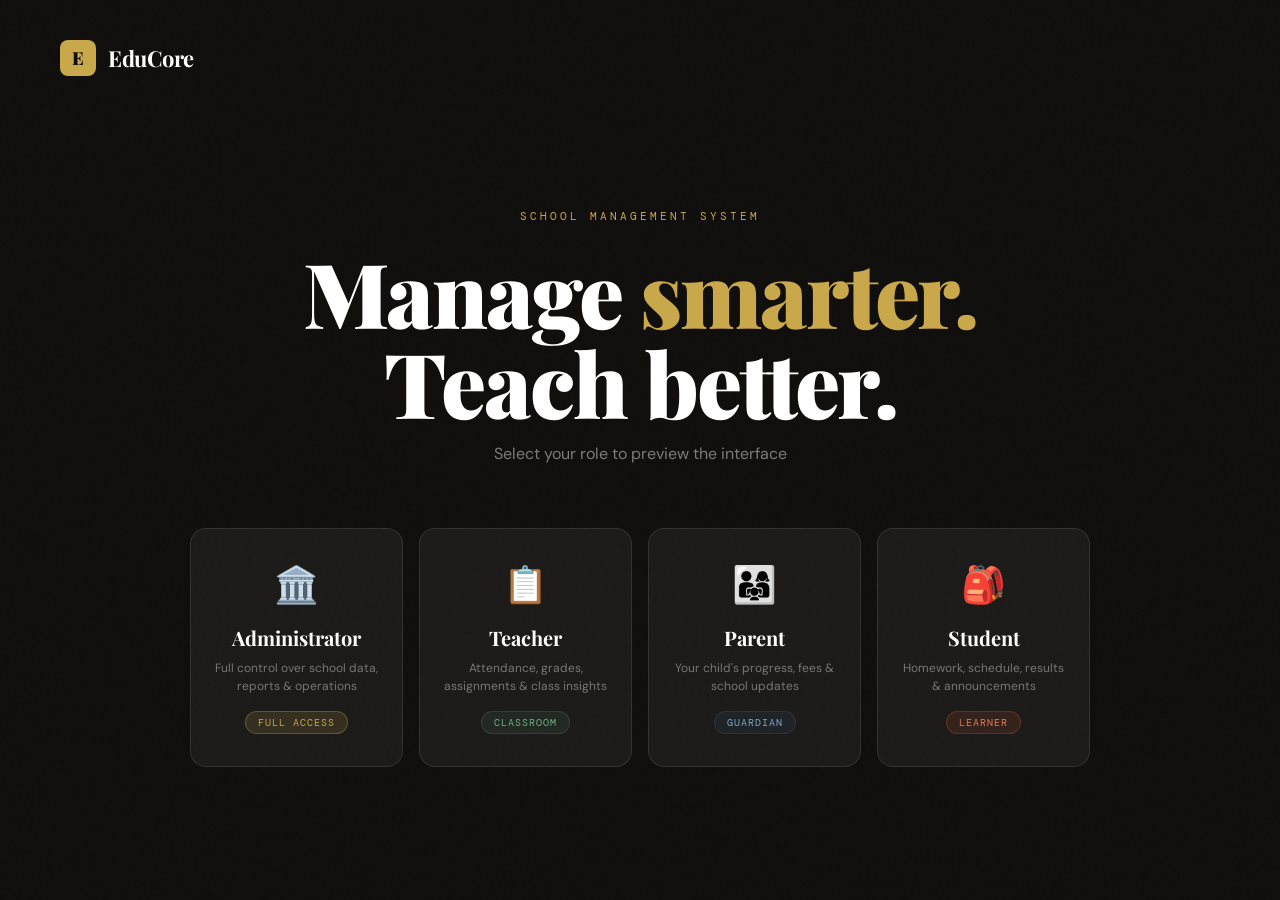
<file: sms-ui-concept.html>
<!DOCTYPE html>
<html lang="en">
<head>
<meta charset="UTF-8">
<meta name="viewport" content="width=device-width, initial-scale=1.0">
<title>EduCore SMS — UI/UX Concept</title>
<link href="https://fonts.googleapis.com/css2?family=Playfair+Display:wght@700;900&family=DM+Sans:wght@300;400;500;600&family=DM+Mono:wght@400;500&display=swap" rel="stylesheet">
<style>
  *, *::before, *::after { box-sizing: border-box; margin: 0; padding: 0; }

  :root {
    --ink: #0f0e0c;
    --paper: #f5f2ec;
    --cream: #faf8f4;
    --gold: #c9a84c;
    --gold-light: #e8d5a3;
    --rust: #c4522a;
    --sage: #4a7c59;
    --slate: #3d5a73;
    --muted: #8a8070;
    --border: #d4cfc4;
    --shadow: rgba(15,14,12,0.08);
  }

  body {
    font-family: 'DM Sans', sans-serif;
    background: var(--paper);
    color: var(--ink);
    min-height: 100vh;
  }

  /* ── LANDING / ROLE SELECTOR ── */
  .landing {
    display: none;
    min-height: 100vh;
    background: var(--ink);
    position: relative;
    overflow: hidden;
  }
  .landing.active { display: flex; flex-direction: column; }

  .landing-noise {
    position: absolute; inset: 0;
    background-image: url("data:image/svg+xml,%3Csvg viewBox='0 0 256 256' xmlns='http://www.w3.org/2000/svg'%3E%3Cfilter id='n'%3E%3CfeTurbulence type='fractalNoise' baseFrequency='0.9' numOctaves='4' stitchTiles='stitch'/%3E%3C/filter%3E%3Crect width='100%25' height='100%25' filter='url(%23n)' opacity='0.04'/%3E%3C/svg%3E");
    opacity: 0.4;
    pointer-events: none;
  }

  .landing-header {
    padding: 40px 60px;
    display: flex;
    align-items: center;
    gap: 12px;
    position: relative;
    z-index: 2;
  }

  .logo-mark {
    width: 36px; height: 36px;
    background: var(--gold);
    border-radius: 8px;
    display: grid;
    place-items: center;
    font-family: 'Playfair Display', serif;
    font-weight: 900;
    font-size: 18px;
    color: var(--ink);
  }

  .logo-text {
    font-family: 'Playfair Display', serif;
    font-size: 22px;
    font-weight: 700;
    color: white;
    letter-spacing: -0.5px;
  }

  .landing-hero {
    flex: 1;
    display: flex;
    flex-direction: column;
    align-items: center;
    justify-content: center;
    padding: 40px 60px 80px;
    position: relative;
    z-index: 2;
  }

  .hero-eyebrow {
    font-family: 'DM Mono', monospace;
    font-size: 11px;
    letter-spacing: 3px;
    text-transform: uppercase;
    color: var(--gold);
    margin-bottom: 24px;
  }

  .hero-title {
    font-family: 'Playfair Display', serif;
    font-size: clamp(48px, 7vw, 96px);
    font-weight: 900;
    color: white;
    text-align: center;
    line-height: 1.0;
    letter-spacing: -2px;
    margin-bottom: 16px;
  }

  .hero-title span { color: var(--gold); }

  .hero-sub {
    font-size: 16px;
    color: rgba(255,255,255,0.45);
    margin-bottom: 64px;
    text-align: center;
  }

  .role-grid {
    display: grid;
    grid-template-columns: repeat(4, 1fr);
    gap: 16px;
    width: 100%;
    max-width: 900px;
  }

  .role-card {
    background: rgba(255,255,255,0.05);
    border: 1px solid rgba(255,255,255,0.10);
    border-radius: 16px;
    padding: 32px 24px;
    cursor: pointer;
    transition: all 0.3s ease;
    text-align: center;
    position: relative;
    overflow: hidden;
  }

  .role-card::before {
    content: '';
    position: absolute;
    inset: 0;
    opacity: 0;
    transition: opacity 0.3s;
    border-radius: 16px;
  }

  .role-card.admin::before { background: radial-gradient(circle at 50% 0%, rgba(201,168,76,0.15), transparent 70%); }
  .role-card.teacher::before { background: radial-gradient(circle at 50% 0%, rgba(74,124,89,0.15), transparent 70%); }
  .role-card.parent::before { background: radial-gradient(circle at 50% 0%, rgba(61,90,115,0.15), transparent 70%); }
  .role-card.student::before { background: radial-gradient(circle at 50% 0%, rgba(196,82,42,0.15), transparent 70%); }

  .role-card:hover { border-color: rgba(255,255,255,0.25); transform: translateY(-4px); }
  .role-card:hover::before { opacity: 1; }

  .role-icon {
    font-size: 36px;
    margin-bottom: 16px;
    display: block;
  }

  .role-label {
    font-family: 'Playfair Display', serif;
    font-size: 20px;
    font-weight: 700;
    color: white;
    margin-bottom: 8px;
  }

  .role-desc {
    font-size: 12px;
    color: rgba(255,255,255,0.40);
    line-height: 1.5;
  }

  .role-badge {
    display: inline-block;
    margin-top: 16px;
    padding: 4px 12px;
    border-radius: 999px;
    font-size: 10px;
    font-family: 'DM Mono', monospace;
    letter-spacing: 1px;
    text-transform: uppercase;
  }

  .admin .role-badge { background: rgba(201,168,76,0.15); color: var(--gold); border: 1px solid rgba(201,168,76,0.3); }
  .teacher .role-badge { background: rgba(74,124,89,0.15); color: #6ab580; border: 1px solid rgba(74,124,89,0.3); }
  .parent .role-badge { background: rgba(61,90,115,0.15); color: #7baac9; border: 1px solid rgba(61,90,115,0.3); }
  .student .role-badge { background: rgba(196,82,42,0.15); color: #e07f5a; border: 1px solid rgba(196,82,42,0.3); }

  /* ── SHARED LAYOUT ── */
  .app { display: none; min-height: 100vh; }
  .app.active { display: flex; }

  /* ── SIDEBAR ── */
  .sidebar {
    width: 260px;
    min-height: 100vh;
    background: var(--ink);
    display: flex;
    flex-direction: column;
    position: fixed;
    top: 0; left: 0; bottom: 0;
    z-index: 100;
    transition: transform 0.3s ease;
  }

  .sidebar-top {
    padding: 28px 24px 20px;
    border-bottom: 1px solid rgba(255,255,255,0.07);
  }

  .sidebar-logo {
    display: flex; align-items: center; gap: 10px;
    margin-bottom: 20px;
  }

  .sidebar-logo .logo-text { font-size: 18px; }

  .role-pill {
    display: inline-flex;
    align-items: center;
    gap: 6px;
    padding: 5px 12px;
    border-radius: 999px;
    font-size: 11px;
    font-family: 'DM Mono', monospace;
    letter-spacing: 0.5px;
  }

  .role-pill.admin { background: rgba(201,168,76,0.15); color: var(--gold); }
  .role-pill.teacher { background: rgba(74,124,89,0.15); color: #6ab580; }
  .role-pill.parent { background: rgba(61,90,115,0.15); color: #7baac9; }
  .role-pill.student { background: rgba(196,82,42,0.15); color: #e07f5a; }

  .sidebar-nav {
    flex: 1;
    padding: 16px 12px;
    overflow-y: auto;
  }

  .nav-section {
    margin-bottom: 28px;
  }

  .nav-section-label {
    font-size: 9px;
    letter-spacing: 2px;
    text-transform: uppercase;
    color: rgba(255,255,255,0.25);
    padding: 0 12px;
    margin-bottom: 6px;
    font-family: 'DM Mono', monospace;
  }

  .nav-item {
    display: flex;
    align-items: center;
    gap: 10px;
    padding: 10px 12px;
    border-radius: 8px;
    font-size: 13.5px;
    font-weight: 500;
    color: rgba(255,255,255,0.5);
    cursor: pointer;
    transition: all 0.15s;
    margin-bottom: 2px;
  }

  .nav-item:hover { background: rgba(255,255,255,0.06); color: rgba(255,255,255,0.85); }
  .nav-item.active { background: rgba(255,255,255,0.10); color: white; }

  .nav-icon { font-size: 15px; width: 20px; text-align: center; }

  .nav-badge {
    margin-left: auto;
    background: var(--rust);
    color: white;
    font-size: 10px;
    font-family: 'DM Mono', monospace;
    padding: 1px 7px;
    border-radius: 999px;
    font-weight: 500;
  }

  .sidebar-user {
    padding: 16px 20px;
    border-top: 1px solid rgba(255,255,255,0.07);
    display: flex;
    align-items: center;
    gap: 12px;
    cursor: pointer;
  }

  .user-avatar {
    width: 36px; height: 36px;
    border-radius: 10px;
    display: grid;
    place-items: center;
    font-size: 15px;
    font-weight: 600;
    font-family: 'Playfair Display', serif;
    flex-shrink: 0;
  }

  .user-avatar.admin { background: rgba(201,168,76,0.2); color: var(--gold); }
  .user-avatar.teacher { background: rgba(74,124,89,0.2); color: #6ab580; }
  .user-avatar.parent { background: rgba(61,90,115,0.2); color: #7baac9; }
  .user-avatar.student { background: rgba(196,82,42,0.2); color: #e07f5a; }

  .user-info { flex: 1; min-width: 0; }
  .user-name { font-size: 13px; font-weight: 600; color: white; white-space: nowrap; overflow: hidden; text-overflow: ellipsis; }
  .user-email { font-size: 11px; color: rgba(255,255,255,0.3); white-space: nowrap; overflow: hidden; text-overflow: ellipsis; }

  /* ── MAIN CONTENT ── */
  .main {
    margin-left: 260px;
    flex: 1;
    background: var(--paper);
    min-height: 100vh;
  }

  .topbar {
    padding: 20px 40px;
    background: var(--cream);
    border-bottom: 1px solid var(--border);
    display: flex;
    align-items: center;
    justify-content: space-between;
    position: sticky;
    top: 0;
    z-index: 50;
  }

  .topbar-left h1 {
    font-family: 'Playfair Display', serif;
    font-size: 24px;
    font-weight: 700;
    letter-spacing: -0.5px;
  }

  .topbar-left p {
    font-size: 13px;
    color: var(--muted);
    margin-top: 2px;
  }

  .topbar-right {
    display: flex;
    align-items: center;
    gap: 12px;
  }

  .topbar-btn {
    width: 38px; height: 38px;
    border-radius: 10px;
    border: 1px solid var(--border);
    background: white;
    display: grid;
    place-items: center;
    font-size: 16px;
    cursor: pointer;
    transition: all 0.15s;
    position: relative;
  }

  .topbar-btn:hover { background: var(--paper); border-color: #bbb; }

  .notif-dot {
    position: absolute;
    top: 7px; right: 7px;
    width: 7px; height: 7px;
    background: var(--rust);
    border-radius: 50%;
    border: 1.5px solid white;
  }

  .content { padding: 32px 40px; }

  /* ── STAT CARDS ── */
  .stats-row {
    display: grid;
    grid-template-columns: repeat(4, 1fr);
    gap: 20px;
    margin-bottom: 32px;
  }

  .stat-card {
    background: white;
    border: 1px solid var(--border);
    border-radius: 16px;
    padding: 24px;
    position: relative;
    overflow: hidden;
    transition: transform 0.2s, box-shadow 0.2s;
  }

  .stat-card:hover { transform: translateY(-2px); box-shadow: 0 8px 24px var(--shadow); }

  .stat-accent {
    position: absolute;
    top: 0; right: 0;
    width: 80px; height: 80px;
    border-radius: 0 16px 0 80px;
    opacity: 0.08;
  }

  .stat-card.gold .stat-accent { background: var(--gold); }
  .stat-card.sage .stat-accent { background: var(--sage); }
  .stat-card.slate .stat-accent { background: var(--slate); }
  .stat-card.rust .stat-accent { background: var(--rust); }

  .stat-icon {
    font-size: 22px;
    margin-bottom: 16px;
    display: block;
  }

  .stat-value {
    font-family: 'Playfair Display', serif;
    font-size: 36px;
    font-weight: 900;
    letter-spacing: -1px;
    line-height: 1;
    margin-bottom: 6px;
  }

  .stat-card.gold .stat-value { color: #a07828; }
  .stat-card.sage .stat-value { color: var(--sage); }
  .stat-card.slate .stat-value { color: var(--slate); }
  .stat-card.rust .stat-value { color: var(--rust); }

  .stat-label {
    font-size: 12px;
    color: var(--muted);
    font-weight: 500;
    text-transform: uppercase;
    letter-spacing: 0.5px;
  }

  .stat-delta {
    margin-top: 12px;
    font-size: 12px;
    font-family: 'DM Mono', monospace;
    display: flex;
    align-items: center;
    gap: 4px;
  }

  .delta-up { color: var(--sage); }
  .delta-down { color: var(--rust); }

  /* ── GRID LAYOUT ── */
  .grid-2 { display: grid; grid-template-columns: 1fr 1fr; gap: 20px; margin-bottom: 24px; }
  .grid-3 { display: grid; grid-template-columns: 2fr 1fr; gap: 20px; margin-bottom: 24px; }

  /* ── CARDS ── */
  .card {
    background: white;
    border: 1px solid var(--border);
    border-radius: 16px;
    overflow: hidden;
  }

  .card-header {
    padding: 20px 24px 0;
    display: flex;
    align-items: center;
    justify-content: space-between;
    margin-bottom: 20px;
  }

  .card-title {
    font-family: 'Playfair Display', serif;
    font-size: 17px;
    font-weight: 700;
  }

  .card-action {
    font-size: 12px;
    color: var(--muted);
    cursor: pointer;
    font-family: 'DM Mono', monospace;
    text-decoration: underline;
    text-underline-offset: 3px;
  }

  .card-body { padding: 0 24px 24px; }

  /* ── ATTENDANCE BAR CHART ── */
  .att-chart {
    display: flex;
    align-items: flex-end;
    gap: 6px;
    height: 80px;
  }

  .att-bar-wrap { flex: 1; display: flex; flex-direction: column; align-items: center; gap: 4px; height: 100%; justify-content: flex-end; }

  .att-bar {
    width: 100%;
    border-radius: 4px 4px 0 0;
    transition: opacity 0.2s;
  }

  .att-bar.present { background: var(--sage); }
  .att-bar.absent { background: var(--rust); opacity: 0.6; }
  .att-bar-label { font-size: 9px; font-family: 'DM Mono', monospace; color: var(--muted); }

  /* ── STUDENT LIST ── */
  .student-row {
    display: flex;
    align-items: center;
    gap: 12px;
    padding: 12px 0;
    border-bottom: 1px solid var(--border);
    cursor: pointer;
    transition: background 0.15s;
    margin: 0 -24px;
    padding-left: 24px;
    padding-right: 24px;
  }

  .student-row:last-child { border-bottom: none; }
  .student-row:hover { background: var(--paper); }

  .student-ava {
    width: 36px; height: 36px;
    border-radius: 10px;
    background: var(--paper);
    border: 1px solid var(--border);
    display: grid;
    place-items: center;
    font-size: 14px;
    font-weight: 700;
    color: var(--ink);
    font-family: 'Playfair Display', serif;
    flex-shrink: 0;
  }

  .student-info { flex: 1; min-width: 0; }
  .student-name { font-size: 13.5px; font-weight: 600; }
  .student-meta { font-size: 11px; color: var(--muted); font-family: 'DM Mono', monospace; }

  .status-chip {
    padding: 3px 10px;
    border-radius: 999px;
    font-size: 10px;
    font-family: 'DM Mono', monospace;
    font-weight: 500;
    flex-shrink: 0;
  }

  .status-chip.present { background: rgba(74,124,89,0.1); color: var(--sage); }
  .status-chip.absent { background: rgba(196,82,42,0.1); color: var(--rust); }
  .status-chip.late { background: rgba(201,168,76,0.12); color: #a07828; }
  .status-chip.paid { background: rgba(74,124,89,0.1); color: var(--sage); }
  .status-chip.due { background: rgba(196,82,42,0.1); color: var(--rust); }
  .status-chip.pending { background: rgba(201,168,76,0.12); color: #a07828; }

  /* ── FEE PROGRESS ── */
  .fee-row {
    margin-bottom: 16px;
  }

  .fee-row-top {
    display: flex;
    justify-content: space-between;
    align-items: center;
    margin-bottom: 6px;
  }

  .fee-name { font-size: 13px; font-weight: 600; }
  .fee-amount { font-size: 12px; font-family: 'DM Mono', monospace; color: var(--muted); }

  .progress-bar {
    height: 6px;
    background: var(--paper);
    border-radius: 999px;
    overflow: hidden;
    border: 1px solid var(--border);
  }

  .progress-fill {
    height: 100%;
    border-radius: 999px;
    background: var(--sage);
    transition: width 0.5s ease;
  }

  .progress-fill.partial { background: var(--gold); }
  .progress-fill.low { background: var(--rust); }

  /* ── SCHEDULE / TIMETABLE ── */
  .schedule-item {
    display: flex;
    gap: 16px;
    margin-bottom: 12px;
    cursor: pointer;
    padding: 12px;
    border-radius: 10px;
    border: 1px solid transparent;
    transition: all 0.15s;
  }

  .schedule-item:hover { background: var(--paper); border-color: var(--border); }

  .schedule-time {
    font-family: 'DM Mono', monospace;
    font-size: 11px;
    color: var(--muted);
    width: 68px;
    flex-shrink: 0;
    padding-top: 2px;
  }

  .schedule-bar {
    width: 3px;
    border-radius: 2px;
    flex-shrink: 0;
  }

  .schedule-content { flex: 1; }
  .schedule-subject { font-size: 13.5px; font-weight: 600; margin-bottom: 3px; }
  .schedule-meta { font-size: 11px; color: var(--muted); }

  /* ── ANNOUNCEMENTS ── */
  .announce-item {
    padding: 14px 0;
    border-bottom: 1px solid var(--border);
  }

  .announce-item:last-child { border-bottom: none; }

  .announce-top {
    display: flex;
    align-items: flex-start;
    gap: 10px;
    margin-bottom: 5px;
  }

  .announce-dot {
    width: 8px; height: 8px;
    border-radius: 50%;
    margin-top: 5px;
    flex-shrink: 0;
  }

  .announce-title { font-size: 13.5px; font-weight: 600; }
  .announce-time { font-size: 11px; color: var(--muted); font-family: 'DM Mono', monospace; margin-top: 2px; }
  .announce-body { font-size: 12.5px; color: var(--muted); line-height: 1.5; padding-left: 18px; }

  /* ── QUICK ACTIONS ── */
  .actions-grid {
    display: grid;
    grid-template-columns: 1fr 1fr;
    gap: 10px;
  }

  .action-btn {
    padding: 16px;
    border-radius: 12px;
    border: 1px solid var(--border);
    background: white;
    cursor: pointer;
    text-align: left;
    transition: all 0.15s;
  }

  .action-btn:hover { border-color: var(--ink); transform: translateY(-1px); box-shadow: 0 4px 12px var(--shadow); }

  .action-icon { font-size: 20px; margin-bottom: 8px; display: block; }
  .action-label { font-size: 12.5px; font-weight: 600; display: block; }
  .action-desc { font-size: 11px; color: var(--muted); margin-top: 2px; display: block; }

  /* ── ROLE-SPECIFIC ACCENTS ── */
  .role-admin .sidebar { border-right: 1px solid rgba(201,168,76,0.15); }
  .role-teacher .sidebar { border-right: 1px solid rgba(74,124,89,0.1); }
  .role-parent .sidebar { border-right: 1px solid rgba(61,90,115,0.1); }
  .role-student .sidebar { border-right: 1px solid rgba(196,82,42,0.1); }

  /* ── BACK BUTTON ── */
  .back-btn {
    position: fixed;
    bottom: 24px;
    right: 24px;
    background: var(--ink);
    color: white;
    border: none;
    padding: 10px 18px;
    border-radius: 999px;
    font-size: 12px;
    font-family: 'DM Mono', monospace;
    cursor: pointer;
    z-index: 999;
    transition: all 0.2s;
    display: none;
  }

  .back-btn:hover { background: #333; transform: translateY(-1px); }

  /* ── TEACHER SPECIFIC ── */
  .class-card {
    border: 1px solid var(--border);
    border-radius: 12px;
    padding: 16px;
    margin-bottom: 12px;
    cursor: pointer;
    transition: all 0.15s;
    display: flex;
    align-items: center;
    gap: 16px;
  }

  .class-card:hover { border-color: var(--sage); box-shadow: 0 4px 12px rgba(74,124,89,0.1); }

  .class-card-badge {
    width: 48px; height: 48px;
    border-radius: 12px;
    background: rgba(74,124,89,0.1);
    display: grid;
    place-items: center;
    font-family: 'Playfair Display', serif;
    font-size: 16px;
    font-weight: 900;
    color: var(--sage);
    flex-shrink: 0;
  }

  .class-card-info { flex: 1; }
  .class-card-name { font-size: 14px; font-weight: 700; margin-bottom: 3px; }
  .class-card-meta { font-size: 11px; color: var(--muted); font-family: 'DM Mono', monospace; }

  /* ── PARENT CHILD CARD ── */
  .child-hero {
    background: var(--ink);
    border-radius: 16px;
    padding: 28px;
    margin-bottom: 20px;
    position: relative;
    overflow: hidden;
  }

  .child-hero::before {
    content: '';
    position: absolute;
    top: -40px; right: -40px;
    width: 200px; height: 200px;
    background: radial-gradient(circle, rgba(61,90,115,0.5), transparent 70%);
  }

  .child-hero-name {
    font-family: 'Playfair Display', serif;
    font-size: 28px;
    font-weight: 900;
    color: white;
    margin-bottom: 6px;
  }

  .child-hero-meta { font-size: 13px; color: rgba(255,255,255,0.5); font-family: 'DM Mono', monospace; }
  .child-hero-stats { display: flex; gap: 32px; margin-top: 24px; }

  .child-stat-val {
    font-family: 'Playfair Display', serif;
    font-size: 28px;
    font-weight: 900;
    color: #7baac9;
  }

  .child-stat-lbl { font-size: 11px; color: rgba(255,255,255,0.4); margin-top: 2px; }

  /* ── STUDENT SPECIFIC ── */
  .subject-grade-row {
    display: flex;
    align-items: center;
    gap: 12px;
    padding: 12px 0;
    border-bottom: 1px solid var(--border);
  }

  .subject-grade-row:last-child { border-bottom: none; }

  .subject-color { width: 4px; height: 36px; border-radius: 2px; flex-shrink: 0; }
  .subject-name-wrap { flex: 1; }
  .subject-name { font-size: 13.5px; font-weight: 600; }
  .subject-teacher { font-size: 11px; color: var(--muted); }
  .grade-badge { font-family: 'Playfair Display', serif; font-size: 22px; font-weight: 900; width: 40px; text-align: center; }
  .grade-percent { font-family: 'DM Mono', monospace; font-size: 11px; color: var(--muted); }

  /* ANIM */
  @keyframes fadeIn { from { opacity: 0; transform: translateY(10px); } to { opacity: 1; transform: translateY(0); } }
  .app.active .content { animation: fadeIn 0.4s ease both; }
</style>
</head>
<body>

<!-- ══════════ LANDING ══════════ -->
<div class="landing active" id="landing">
  <div class="landing-noise"></div>
  <div class="landing-header">
    <div class="logo-mark">E</div>
    <span class="logo-text">EduCore</span>
  </div>
  <div class="landing-hero">
    <p class="hero-eyebrow">School Management System</p>
    <h1 class="hero-title">Manage <span>smarter.</span><br>Teach better.</h1>
    <p class="hero-sub">Select your role to preview the interface</p>
    <div class="role-grid">
      <div class="role-card admin" onclick="switchRole('admin')">
        <span class="role-icon">🏛️</span>
        <div class="role-label">Administrator</div>
        <div class="role-desc">Full control over school data, reports & operations</div>
        <span class="role-badge">Full Access</span>
      </div>
      <div class="role-card teacher" onclick="switchRole('teacher')">
        <span class="role-icon">📋</span>
        <div class="role-label">Teacher</div>
        <div class="role-desc">Attendance, grades, assignments & class insights</div>
        <span class="role-badge">Classroom</span>
      </div>
      <div class="role-card parent" onclick="switchRole('parent')">
        <span class="role-icon">👨‍👩‍👧</span>
        <div class="role-label">Parent</div>
        <div class="role-desc">Your child's progress, fees & school updates</div>
        <span class="role-badge">Guardian</span>
      </div>
      <div class="role-card student" onclick="switchRole('student')">
        <span class="role-icon">🎒</span>
        <div class="role-label">Student</div>
        <div class="role-desc">Homework, schedule, results & announcements</div>
        <span class="role-badge">Learner</span>
      </div>
    </div>
  </div>
</div>

<!-- ══════════ APP SHELL ══════════ -->
<div class="app" id="app">

  <!-- SIDEBAR -->
  <nav class="sidebar" id="sidebar">
    <div class="sidebar-top">
      <div class="sidebar-logo">
        <div class="logo-mark">E</div>
        <span class="logo-text">EduCore</span>
      </div>
      <div class="role-pill" id="sidebar-role-pill"></div>
    </div>

    <div class="sidebar-nav" id="sidebar-nav"></div>

    <div class="sidebar-user" id="sidebar-user"></div>
  </nav>

  <!-- MAIN -->
  <main class="main">
    <div class="topbar">
      <div class="topbar-left">
        <h1 id="page-title">Dashboard</h1>
        <p id="page-date"></p>
      </div>
      <div class="topbar-right">
        <div class="topbar-btn" title="Search">🔍</div>
        <div class="topbar-btn" title="Notifications">
          🔔
          <span class="notif-dot"></span>
        </div>
        <div class="topbar-btn" title="Settings">⚙️</div>
      </div>
    </div>
    <div class="content" id="dashboard-content"></div>
  </main>
</div>

<button class="back-btn" id="back-btn" onclick="goBack()">← Switch Role</button>

<script>
const roles = {
  admin: {
    name: 'Priya Sharma',
    email: 'admin@educore.in',
    initial: 'P',
    pillText: '⚡ Administrator',
    pillClass: 'admin',
    nav: [
      { section: 'Overview', items: [
        { icon: '📊', label: 'Dashboard', active: true },
        { icon: '👥', label: 'Students', badge: '3 new' },
        { icon: '🏫', label: 'Classes & Sections' },
      ]},
      { section: 'Operations', items: [
        { icon: '📝', label: 'Admissions', badge: '5' },
        { icon: '💰', label: 'Fee Management' },
        { icon: '📅', label: 'Timetable' },
        { icon: '📣', label: 'Announcements' },
      ]},
      { section: 'Staff', items: [
        { icon: '👩‍🏫', label: 'Teachers' },
        { icon: '💼', label: 'Payroll' },
      ]},
      { section: 'Reports', items: [
        { icon: '📈', label: 'Analytics' },
        { icon: '📄', label: 'Report Cards' },
      ]},
    ],
    dashboard: buildAdminDashboard
  },
  teacher: {
    name: 'Rahul Mehta',
    email: 'r.mehta@educore.in',
    initial: 'R',
    pillText: '📋 Teacher',
    pillClass: 'teacher',
    nav: [
      { section: 'Classroom', items: [
        { icon: '📊', label: 'Dashboard', active: true },
        { icon: '✅', label: 'Mark Attendance' },
        { icon: '📚', label: 'My Classes' },
      ]},
      { section: 'Academic', items: [
        { icon: '📝', label: 'Assignments', badge: '2 due' },
        { icon: '🎓', label: 'Examinations' },
        { icon: '🏆', label: 'Enter Marks' },
      ]},
      { section: 'Students', items: [
        { icon: '👤', label: 'Student Profiles' },
        { icon: '📈', label: 'Performance' },
      ]},
    ],
    dashboard: buildTeacherDashboard
  },
  parent: {
    name: 'Anita Patel',
    email: 'a.patel@parent.in',
    initial: 'A',
    pillText: '👨‍👩‍👧 Parent',
    pillClass: 'parent',
    nav: [
      { section: 'My Child', items: [
        { icon: '📊', label: 'Overview', active: true },
        { icon: '✅', label: 'Attendance' },
        { icon: '🏆', label: 'Results & Grades' },
        { icon: '📄', label: 'Report Card' },
      ]},
      { section: 'School', items: [
        { icon: '💰', label: 'Fee Payments' },
        { icon: '📅', label: 'Timetable' },
        { icon: '📣', label: 'Announcements', badge: '2' },
      ]},
    ],
    dashboard: buildParentDashboard
  },
  student: {
    name: 'Aryan Patel',
    email: 'aryan@student.in',
    initial: 'Ar',
    pillText: '🎒 Student',
    pillClass: 'student',
    nav: [
      { section: 'My Day', items: [
        { icon: '📊', label: 'Dashboard', active: true },
        { icon: '📅', label: 'My Timetable' },
        { icon: '📝', label: 'Assignments', badge: '3' },
      ]},
      { section: 'Academics', items: [
        { icon: '🏆', label: 'My Grades' },
        { icon: '📄', label: 'Report Cards' },
        { icon: '✅', label: 'Attendance History' },
      ]},
      { section: 'School', items: [
        { icon: '📣', label: 'Announcements', badge: '1' },
        { icon: '📚', label: 'Library' },
      ]},
    ],
    dashboard: buildStudentDashboard
  }
};

function buildAdminDashboard() {
  return `
    <div class="stats-row">
      <div class="stat-card gold">
        <div class="stat-accent"></div>
        <span class="stat-icon">🎓</span>
        <div class="stat-value">1,247</div>
        <div class="stat-label">Total Students</div>
        <div class="stat-delta delta-up">↑ 34 this term</div>
      </div>
      <div class="stat-card sage">
        <div class="stat-accent"></div>
        <span class="stat-icon">👩‍🏫</span>
        <div class="stat-value">68</div>
        <div class="stat-label">Active Teachers</div>
        <div class="stat-delta delta-up">↑ 3 new hires</div>
      </div>
      <div class="stat-card slate">
        <div class="stat-accent"></div>
        <span class="stat-icon">✅</span>
        <div class="stat-value">91.4%</div>
        <div class="stat-label">Today's Attendance</div>
        <div class="stat-delta delta-down">↓ 2.1% vs yesterday</div>
      </div>
      <div class="stat-card rust">
        <div class="stat-accent"></div>
        <span class="stat-icon">💰</span>
        <div class="stat-value">₹8.2L</div>
        <div class="stat-label">Fees Collected (Mar)</div>
        <div class="stat-delta delta-up">↑ ₹1.1L vs Feb</div>
      </div>
    </div>

    <div class="grid-3">
      <div class="card">
        <div class="card-header">
          <div class="card-title">Attendance This Week</div>
          <span class="card-action">Full report →</span>
        </div>
        <div class="card-body">
          <div class="att-chart">
            ${[['Mon','89','11'],['Tue','92','8'],['Wed','88','12'],['Thu','94','6'],['Fri','91','9']].map(([d,p,a]) => `
              <div class="att-bar-wrap">
                <div class="att-bar present" style="height:${p}%"></div>
                <div class="att-bar-label">${d}</div>
              </div>
            `).join('')}
          </div>
          <div style="display:flex;gap:16px;margin-top:14px;">
            <div style="display:flex;align-items:center;gap:6px;font-size:11px;color:var(--muted)"><span style="width:10px;height:10px;border-radius:2px;background:var(--sage);display:block"></span>Present</div>
          </div>
        </div>
      </div>
      <div class="card">
        <div class="card-header">
          <div class="card-title">Quick Actions</div>
        </div>
        <div class="card-body">
          <div class="actions-grid">
            <div class="action-btn">
              <span class="action-icon">➕</span>
              <span class="action-label">Add Student</span>
              <span class="action-desc">New enrollment</span>
            </div>
            <div class="action-btn">
              <span class="action-icon">📣</span>
              <span class="action-label">Broadcast</span>
              <span class="action-desc">Send announcement</span>
            </div>
            <div class="action-btn">
              <span class="action-icon">📄</span>
              <span class="action-label">Report Cards</span>
              <span class="action-desc">Generate all</span>
            </div>
            <div class="action-btn">
              <span class="action-icon">💳</span>
              <span class="action-label">Fee Reminder</span>
              <span class="action-desc">Send overdue</span>
            </div>
          </div>
        </div>
      </div>
    </div>

    <div class="grid-2">
      <div class="card">
        <div class="card-header">
          <div class="card-title">Recent Admissions</div>
          <span class="card-action">View all →</span>
        </div>
        <div class="card-body">
          ${[
            ['Riya Sharma','Class 7A','2 hrs ago','pending'],
            ['Arjun Nair','Class 10B','1 day ago','paid'],
            ['Meera Iyer','Class 5C','2 days ago','paid'],
            ['Dev Kapoor','Class 3A','3 days ago','due'],
          ].map(([n,c,t,s]) => `
            <div class="student-row">
              <div class="student-ava">${n[0]}</div>
              <div class="student-info">
                <div class="student-name">${n}</div>
                <div class="student-meta">${c} · ${t}</div>
              </div>
              <span class="status-chip ${s}">${s.charAt(0).toUpperCase()+s.slice(1)}</span>
            </div>
          `).join('')}
        </div>
      </div>
      <div class="card">
        <div class="card-header">
          <div class="card-title">Fee Collection</div>
          <span class="card-action">Full report →</span>
        </div>
        <div class="card-body">
          ${[
            ['Tuition Fee','₹5,80,000','₹7,20,000',80],
            ['Transport','₹1,10,000','₹1,60,000',68],
            ['Exam Fee','₹60,000','₹80,000',75],
            ['Misc','₹50,000','₹90,000',55],
          ].map(([n,c,t,p]) => `
            <div class="fee-row">
              <div class="fee-row-top">
                <span class="fee-name">${n}</span>
                <span class="fee-amount">${c} / ${t}</span>
              </div>
              <div class="progress-bar">
                <div class="progress-fill ${p<60?'low':p<80?'partial':''}" style="width:${p}%"></div>
              </div>
            </div>
          `).join('')}
        </div>
      </div>
    </div>
  `;
}

function buildTeacherDashboard() {
  return `
    <div class="stats-row" style="grid-template-columns:repeat(3,1fr)">
      <div class="stat-card sage">
        <div class="stat-accent"></div>
        <span class="stat-icon">🏫</span>
        <div class="stat-value">4</div>
        <div class="stat-label">Classes Today</div>
        <div class="stat-delta" style="color:var(--muted)">Next: 10:30 AM</div>
      </div>
      <div class="stat-card gold">
        <div class="stat-accent"></div>
        <span class="stat-icon">✅</span>
        <div class="stat-value">87%</div>
        <div class="stat-label">Avg Attendance</div>
        <div class="stat-delta delta-up">↑ My classes</div>
      </div>
      <div class="stat-card rust">
        <div class="stat-accent"></div>
        <span class="stat-icon">📝</span>
        <div class="stat-value">2</div>
        <div class="stat-label">Assignments Due</div>
        <div class="stat-delta" style="color:var(--muted)">Needs grading</div>
      </div>
    </div>

    <div class="grid-2">
      <div class="card">
        <div class="card-header">
          <div class="card-title">Today's Schedule</div>
          <span class="card-action">Full week →</span>
        </div>
        <div class="card-body">
          ${[
            ['08:00–08:45','Mathematics','Class 9A · Room 201','#4a7c59'],
            ['09:45–10:30','Mathematics','Class 10B · Room 201','#4a7c59'],
            ['11:15–12:00','Algebra','Class 8C · Room 105','#3d5a73'],
            ['14:00–14:45','Mathematics','Class 7A · Room 201','#4a7c59'],
          ].map(([t,s,m,c]) => `
            <div class="schedule-item">
              <div class="schedule-time">${t}</div>
              <div class="schedule-bar" style="background:${c}"></div>
              <div class="schedule-content">
                <div class="schedule-subject">${s}</div>
                <div class="schedule-meta">${m}</div>
              </div>
            </div>
          `).join('')}
        </div>
      </div>
      <div>
        <div class="card" style="margin-bottom:20px">
          <div class="card-header">
            <div class="card-title">My Classes</div>
          </div>
          <div class="card-body">
            ${[
              ['9A','Mathematics · 38 students','Class Teacher'],
              ['10B','Mathematics · 35 students','Subject Teacher'],
              ['8C','Algebra · 40 students','Subject Teacher'],
            ].map(([cls,info,role]) => `
              <div class="class-card">
                <div class="class-card-badge">${cls}</div>
                <div class="class-card-info">
                  <div class="class-card-name">${info}</div>
                  <div class="class-card-meta">${role}</div>
                </div>
                <span style="font-size:16px;color:var(--muted)">›</span>
              </div>
            `).join('')}
          </div>
        </div>
        <div class="card">
          <div class="card-header"><div class="card-title">Pending Grades</div></div>
          <div class="card-body">
            ${[
              ['Unit Test 2','Class 9A','Due Mar 30'],
              ['Algebra HW','Class 8C','Due Mar 28'],
            ].map(([t,c,d]) => `
              <div class="student-row">
                <div style="flex:1">
                  <div class="student-name">${t}</div>
                  <div class="student-meta">${c} · ${d}</div>
                </div>
                <span class="status-chip late">Grade Now</span>
              </div>
            `).join('')}
          </div>
        </div>
      </div>
    </div>
  `;
}

function buildParentDashboard() {
  return `
    <div class="child-hero">
      <div class="child-hero-name">Aryan Patel</div>
      <div class="child-hero-meta">Class 9A · Roll No. 24 · Sec A</div>
      <div class="child-hero-stats">
        <div>
          <div class="child-stat-val">91%</div>
          <div class="child-stat-lbl">Attendance</div>
        </div>
        <div>
          <div class="child-stat-val">78%</div>
          <div class="child-stat-lbl">Avg Score</div>
        </div>
        <div>
          <div class="child-stat-val">Rank 8</div>
          <div class="child-stat-lbl">In Class</div>
        </div>
      </div>
    </div>

    <div class="grid-2">
      <div class="card">
        <div class="card-header">
          <div class="card-title">Recent Attendance</div>
          <span class="card-action">History →</span>
        </div>
        <div class="card-body">
          ${[
            ['Mon, Mar 25','Present'],
            ['Tue, Mar 26','Present'],
            ['Wed, Mar 27','Absent'],
            ['Thu, Mar 28','Present'],
            ['Fri, Mar 29','Present'],
          ].map(([d,s]) => `
            <div class="student-row">
              <div style="font-size:13px;font-family:'DM Mono',monospace;color:var(--muted);flex:1">${d}</div>
              <span class="status-chip ${s.toLowerCase()}">${s}</span>
            </div>
          `).join('')}
        </div>
      </div>
      <div>
        <div class="card" style="margin-bottom:20px">
          <div class="card-header">
            <div class="card-title">Fee Status</div>
          </div>
          <div class="card-body">
            ${[
              ['Tuition Fee — Term 2','₹12,000','paid'],
              ['Transport Fee','₹3,500','paid'],
              ['Exam Fee — Annual','₹800','due'],
            ].map(([n,a,s]) => `
              <div class="student-row">
                <div class="student-info">
                  <div class="student-name">${n}</div>
                  <div class="student-meta">${a}</div>
                </div>
                <span class="status-chip ${s}">${s.charAt(0).toUpperCase()+s.slice(1)}</span>
              </div>
            `).join('')}
          </div>
        </div>
        <div class="card">
          <div class="card-header"><div class="card-title">Announcements</div></div>
          <div class="card-body">
            ${[
              ['🔴','Annual Day Practice','All students report to hall by 3 PM','2 hrs ago'],
              ['🟡','Parent-Teacher Meet','Scheduled for April 5th','1 day ago'],
            ].map(([dot,t,b,time]) => `
              <div class="announce-item">
                <div class="announce-top">
                  <div class="announce-dot" style="background:${dot==='🔴'?'var(--rust)':'var(--gold)'}"></div>
                  <div>
                    <div class="announce-title">${t}</div>
                    <div class="announce-time">${time}</div>
                  </div>
                </div>
                <div class="announce-body">${b}</div>
              </div>
            `).join('')}
          </div>
        </div>
      </div>
    </div>
  `;
}

function buildStudentDashboard() {
  return `
    <div class="stats-row" style="grid-template-columns:repeat(3,1fr)">
      <div class="stat-card rust">
        <div class="stat-accent"></div>
        <span class="stat-icon">📝</span>
        <div class="stat-value">3</div>
        <div class="stat-label">Pending Tasks</div>
        <div class="stat-delta" style="color:var(--muted)">Due this week</div>
      </div>
      <div class="stat-card sage">
        <div class="stat-accent"></div>
        <span class="stat-icon">✅</span>
        <div class="stat-value">91%</div>
        <div class="stat-label">Attendance</div>
        <div class="stat-delta delta-up">↑ This term</div>
      </div>
      <div class="stat-card gold">
        <div class="stat-accent"></div>
        <span class="stat-icon">🏆</span>
        <div class="stat-value">Rank 8</div>
        <div class="stat-label">In Class</div>
        <div class="stat-delta delta-up">↑ 3 spots</div>
      </div>
    </div>

    <div class="grid-2">
      <div class="card">
        <div class="card-header">
          <div class="card-title">Today's Classes</div>
          <span class="card-action">Full timetable →</span>
        </div>
        <div class="card-body">
          ${[
            ['08:00','Mathematics','Mr. Rahul Mehta','#4a7c59'],
            ['09:45','Science','Ms. Priya Singh','#3d5a73'],
            ['11:15','English','Mr. Samuel D\'Costa','#c9a84c'],
            ['14:00','History','Mrs. Lakshmi Rao','#c4522a'],
          ].map(([t,s,m,c]) => `
            <div class="schedule-item">
              <div class="schedule-time">${t}</div>
              <div class="schedule-bar" style="background:${c}"></div>
              <div class="schedule-content">
                <div class="schedule-subject">${s}</div>
                <div class="schedule-meta">${m}</div>
              </div>
            </div>
          `).join('')}
        </div>
      </div>
      <div>
        <div class="card" style="margin-bottom:20px">
          <div class="card-header">
            <div class="card-title">My Grades</div>
            <span class="card-action">Full report →</span>
          </div>
          <div class="card-body">
            ${[
              ['Mathematics','Mr. Mehta','A','88%','#4a7c59'],
              ['Science','Ms. Singh','B+','76%','#3d5a73'],
              ['English','Mr. D\'Costa','A-','82%','#c9a84c'],
              ['History','Mrs. Rao','B','71%','#c4522a'],
            ].map(([sub,t,g,p,c]) => `
              <div class="subject-grade-row">
                <div class="subject-color" style="background:${c}"></div>
                <div class="subject-name-wrap">
                  <div class="subject-name">${sub}</div>
                  <div class="subject-teacher">${t}</div>
                </div>
                <div>
                  <div class="grade-badge" style="color:${c}">${g}</div>
                  <div class="grade-percent">${p}</div>
                </div>
              </div>
            `).join('')}
          </div>
        </div>
        <div class="card">
          <div class="card-header"><div class="card-title">Pending Assignments</div></div>
          <div class="card-body">
            ${[
              ['Math Chapter 5 Exercise','Due Mar 30'],
              ['Science Lab Report','Due Apr 2'],
              ['History Essay — WW2','Due Apr 5'],
            ].map(([t,d]) => `
              <div class="student-row">
                <div class="student-info">
                  <div class="student-name">${t}</div>
                  <div class="student-meta">${d}</div>
                </div>
                <span class="status-chip due">Due</span>
              </div>
            `).join('')}
          </div>
        </div>
      </div>
    </div>
  `;
}

function switchRole(role) {
  const r = roles[role];
  document.getElementById('landing').classList.remove('active');
  const app = document.getElementById('app');
  app.classList.add('active');
  app.className = `app active role-${role}`;

  // Set date
  document.getElementById('page-date').textContent = new Date().toLocaleDateString('en-IN',{weekday:'long',year:'numeric',month:'long',day:'numeric'});

  // Role pill
  const pill = document.getElementById('sidebar-role-pill');
  pill.textContent = r.pillText;
  pill.className = `role-pill ${r.pillClass}`;

  // Nav
  const nav = document.getElementById('sidebar-nav');
  nav.innerHTML = r.nav.map(section => `
    <div class="nav-section">
      <div class="nav-section-label">${section.section}</div>
      ${section.items.map(item => `
        <div class="nav-item ${item.active?'active':''}" onclick="this.parentElement.querySelectorAll('.nav-item').forEach(n=>n.classList.remove('active'));this.classList.add('active')">
          <span class="nav-icon">${item.icon}</span>
          ${item.label}
          ${item.badge ? `<span class="nav-badge">${item.badge}</span>` : ''}
        </div>
      `).join('')}
    </div>
  `).join('');

  // User
  document.getElementById('sidebar-user').innerHTML = `
    <div class="user-avatar ${role}">${r.initial}</div>
    <div class="user-info">
      <div class="user-name">${r.name}</div>
      <div class="user-email">${r.email}</div>
    </div>
  `;

  // Dashboard
  document.getElementById('dashboard-content').innerHTML = r.dashboard();

  const backBtn = document.getElementById('back-btn');
  backBtn.style.display = 'block';
}

function goBack() {
  document.getElementById('landing').classList.add('active');
  document.getElementById('app').classList.remove('active');
  document.getElementById('back-btn').style.display = 'none';
}
</script>
</body>
</html>
</file>
